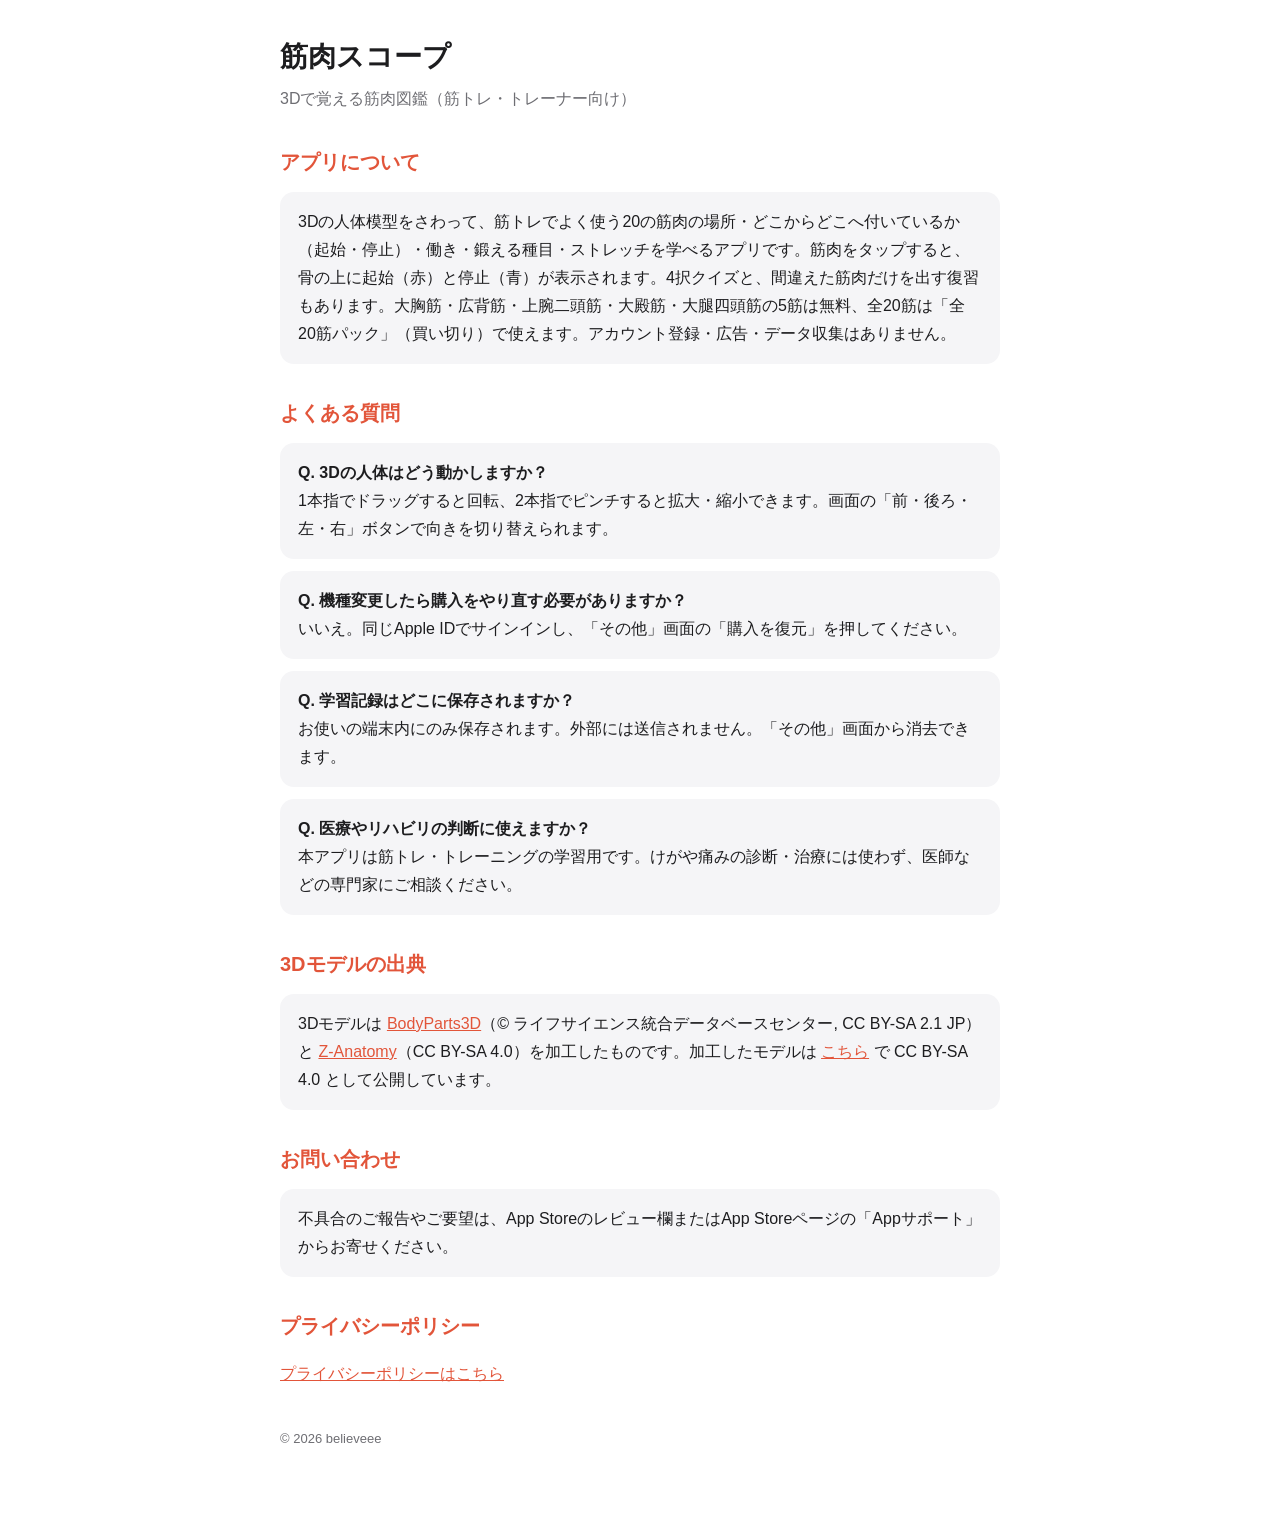
<file: docs/index.html>
<!doctype html>
<html lang="ja"><head><meta charset="utf-8"><meta name="viewport" content="width=device-width,initial-scale=1">
<title>筋肉スコープ - サポート</title><link rel="stylesheet" href="style.css"></head>
<body><main>
<h1>筋肉スコープ</h1>
<p class="lead">3Dで覚える筋肉図鑑（筋トレ・トレーナー向け）</p>
<h2>アプリについて</h2>
<div class="card">3Dの人体模型をさわって、筋トレでよく使う20の筋肉の場所・どこからどこへ付いているか（起始・停止）・働き・鍛える種目・ストレッチを学べるアプリです。筋肉をタップすると、骨の上に起始（赤）と停止（青）が表示されます。4択クイズと、間違えた筋肉だけを出す復習もあります。大胸筋・広背筋・上腕二頭筋・大殿筋・大腿四頭筋の5筋は無料、全20筋は「全20筋パック」（買い切り）で使えます。アカウント登録・広告・データ収集はありません。</div>
<h2>よくある質問</h2>
<div class="card"><b>Q. 3Dの人体はどう動かしますか？</b><br>1本指でドラッグすると回転、2本指でピンチすると拡大・縮小できます。画面の「前・後ろ・左・右」ボタンで向きを切り替えられます。</div>
<div class="card"><b>Q. 機種変更したら購入をやり直す必要がありますか？</b><br>いいえ。同じApple IDでサインインし、「その他」画面の「購入を復元」を押してください。</div>
<div class="card"><b>Q. 学習記録はどこに保存されますか？</b><br>お使いの端末内にのみ保存されます。外部には送信されません。「その他」画面から消去できます。</div>
<div class="card"><b>Q. 医療やリハビリの判断に使えますか？</b><br>本アプリは筋トレ・トレーニングの学習用です。けがや痛みの診断・治療には使わず、医師などの専門家にご相談ください。</div>
<h2>3Dモデルの出典</h2>
<div class="card">3Dモデルは <a href="https://dbarchive.biosciencedbc.jp/en/bodyparts3d/download.html">BodyParts3D</a>（© ライフサイエンス統合データベースセンター, CC BY-SA 2.1 JP）と <a href="https://github.com/Z-Anatomy/Models-of-human-anatomy">Z-Anatomy</a>（CC BY-SA 4.0）を加工したものです。加工したモデルは <a href="https://github.com/belieeve/musclescope-3d-models">こちら</a> で CC BY-SA 4.0 として公開しています。</div>
<h2>お問い合わせ</h2>
<div class="card">不具合のご報告やご要望は、App Storeのレビュー欄またはApp Storeページの「Appサポート」からお寄せください。</div>
<h2>プライバシーポリシー</h2>
<p><a href="privacy.html">プライバシーポリシーはこちら</a></p>
<footer>© 2026 believeee</footer>
</main></body></html>
</file>
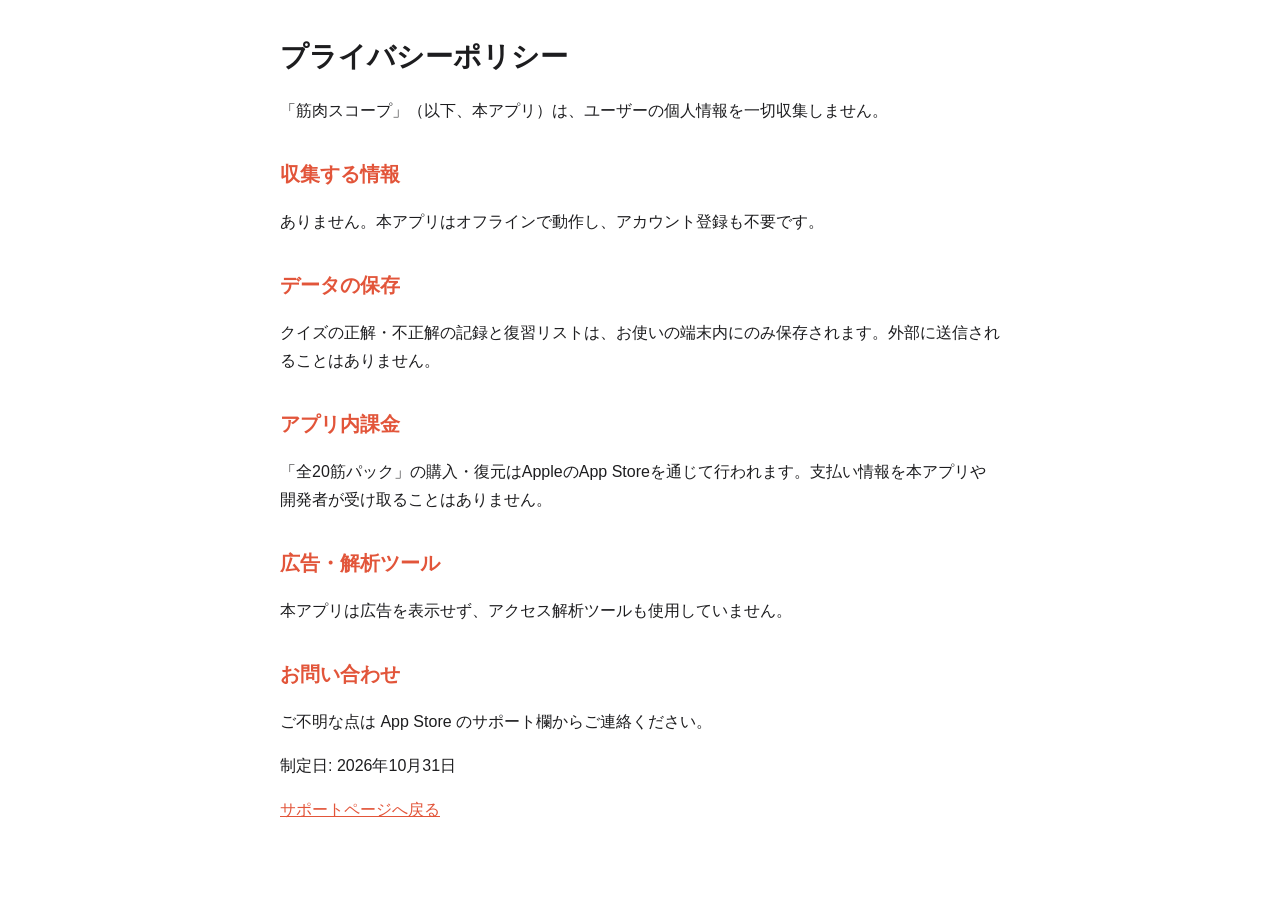
<file: docs/privacy.html>
<!doctype html>
<html lang="ja"><head><meta charset="utf-8"><meta name="viewport" content="width=device-width,initial-scale=1">
<title>プライバシーポリシー - 筋肉スコープ</title><link rel="stylesheet" href="style.css"></head>
<body><main>
<h1>プライバシーポリシー</h1>
<p>「筋肉スコープ」（以下、本アプリ）は、ユーザーの個人情報を一切収集しません。</p>
<h2>収集する情報</h2><p>ありません。本アプリはオフラインで動作し、アカウント登録も不要です。</p>
<h2>データの保存</h2><p>クイズの正解・不正解の記録と復習リストは、お使いの端末内にのみ保存されます。外部に送信されることはありません。</p>
<h2>アプリ内課金</h2><p>「全20筋パック」の購入・復元はAppleのApp Storeを通じて行われます。支払い情報を本アプリや開発者が受け取ることはありません。</p>
<h2>広告・解析ツール</h2><p>本アプリは広告を表示せず、アクセス解析ツールも使用していません。</p>
<h2>お問い合わせ</h2><p>ご不明な点は App Store のサポート欄からご連絡ください。</p>
<p>制定日: 2026年10月31日</p>
<p><a href="index.html">サポートページへ戻る</a></p>
</main></body></html>
</file>
<file: docs/style.css>
:root{--bg:#fff;--fg:#1d1d1f;--sub:#6e6e73;--accent:#e2553a;--card:#f5f5f7}
@media (prefers-color-scheme:dark){:root{--bg:#000;--fg:#f5f5f7;--sub:#a1a1a6;--card:#1c1c1e}}
body{margin:0;background:var(--bg);color:var(--fg);font-family:-apple-system,"Hiragino Sans",sans-serif;line-height:1.75}
main{max-width:720px;margin:0 auto;padding:32px 16px 64px}
h1{font-size:28px;margin:0 0 4px}h2{font-size:20px;margin:32px 0 8px;color:var(--accent)}
.lead{color:var(--sub);margin:0 0 16px}.card{background:var(--card);border-radius:14px;padding:16px 18px;margin:12px 0}
a{color:var(--accent)}footer{color:var(--sub);font-size:13px;margin-top:40px}
</file>
